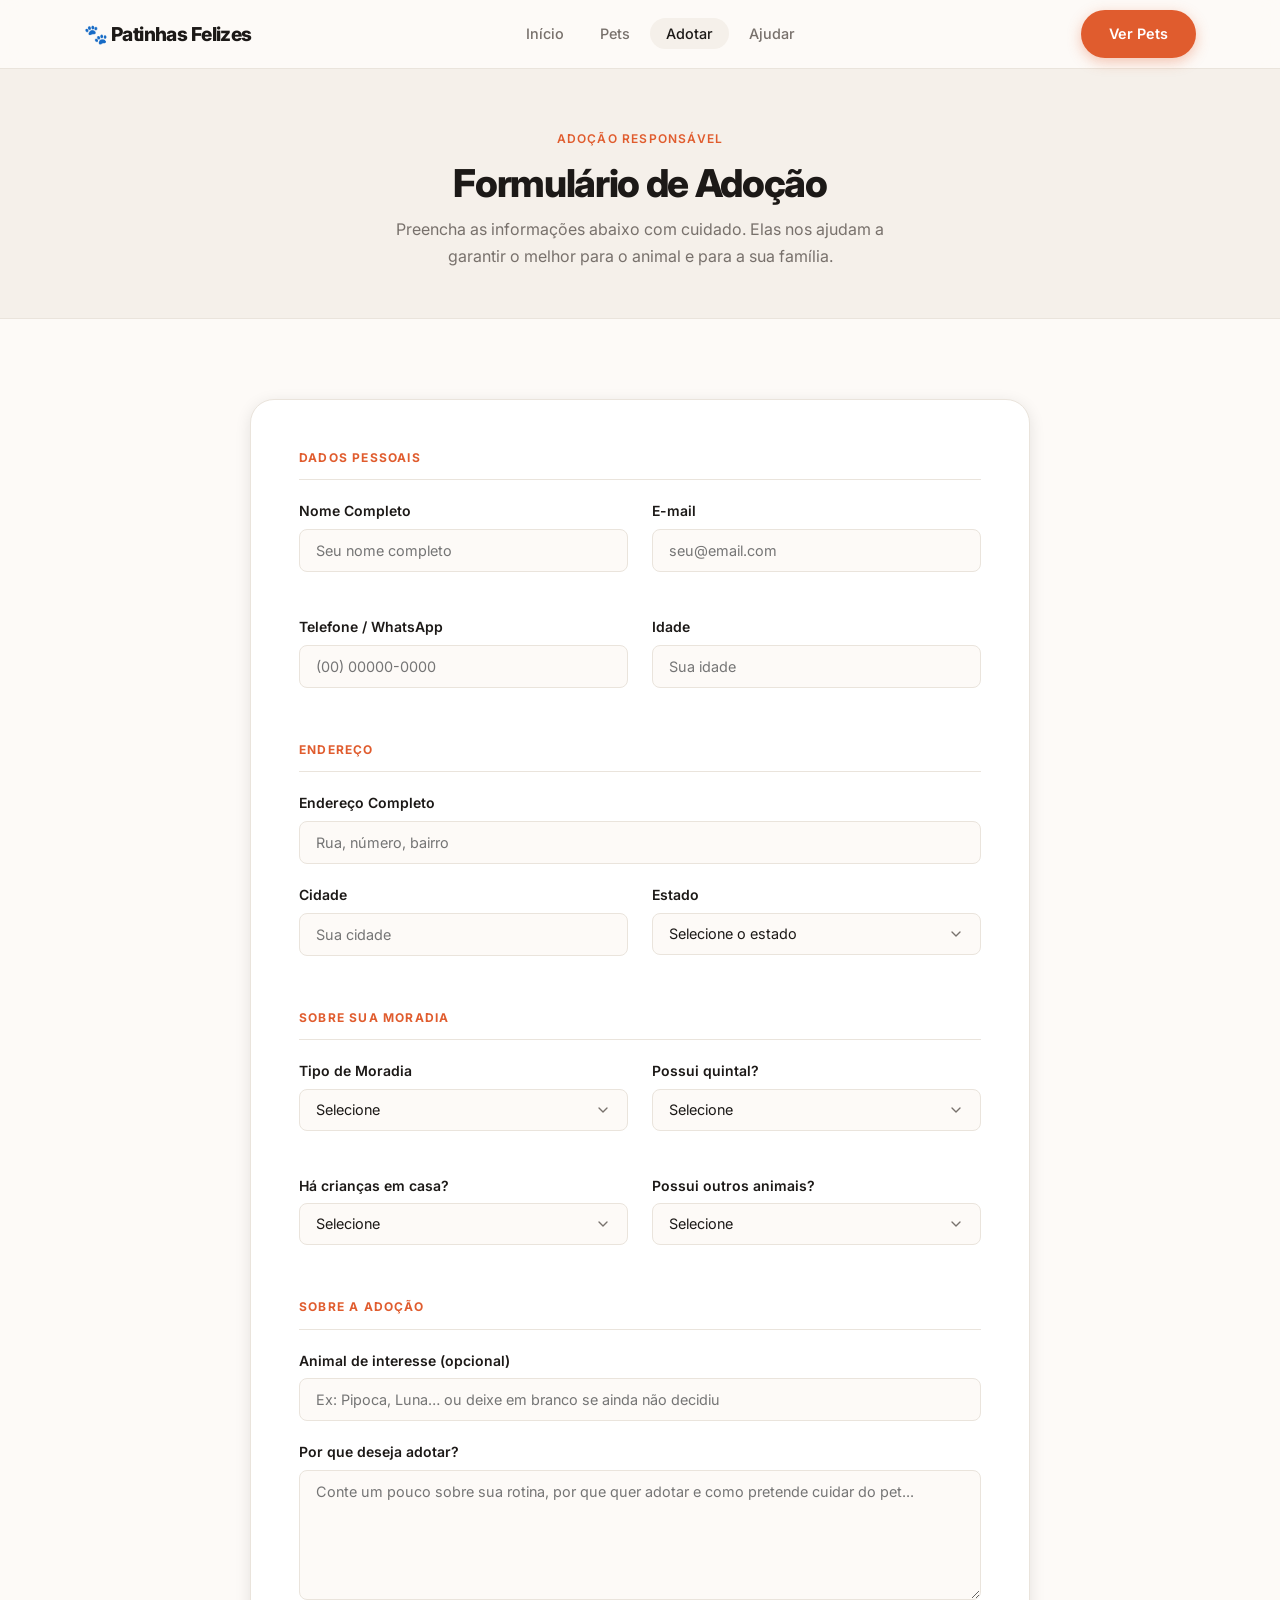
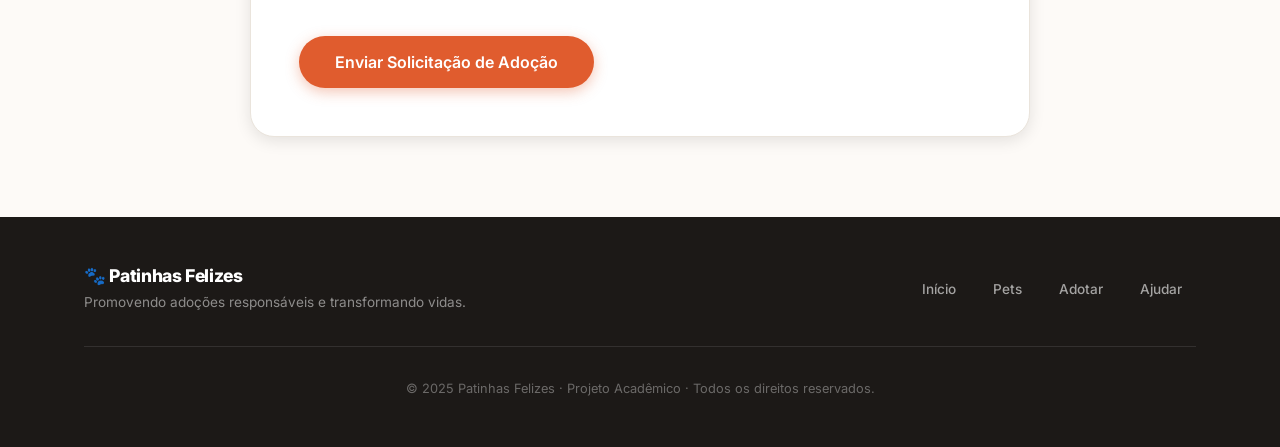
<file: patinhas-felizes/adotar.html>
<!DOCTYPE html>
<html lang="pt-BR">
<head>
    <meta charset="UTF-8">
    <meta name="viewport" content="width=device-width, initial-scale=1.0">
    <title>Formulário de Adoção | Patinhas Felizes</title>
    <meta name="description" content="Preencha o formulário de adoção responsável da Patinhas Felizes e dê um lar a um animal resgatado.">
    <link rel="stylesheet" href="style.css">
    <link rel="preconnect" href="https://fonts.googleapis.com">
    <link rel="preconnect" href="https://fonts.gstatic.com" crossorigin>
    <link href="https://fonts.googleapis.com/css2?family=Inter:wght@300;400;500;600;700;800&display=swap" rel="stylesheet">
</head>
<body>

<!-- ── HEADER ───────────────────────────────────────────── -->
<header>
    <div class="container navbar">

        <a href="index.html" class="logo">
            🐾 Patinhas Felizes
        </a>

        <nav aria-label="Menu principal">
            <ul class="menu">
                <li><a href="index.html">Início</a></li>
                <li><a href="galeria.html">Pets</a></li>
                <li><a href="adotar.html" class="active">Adotar</a></li>
                <li><a href="ajudar.html">Ajudar</a></li>
            </ul>
        </nav>

        <a href="galeria.html" class="btn btn-primary nav-cta">
            Ver Pets
        </a>

    </div>
</header>

<main>

    <!-- ── PAGE HERO ─────────────────────────────────────── -->
    <section class="page-hero">
        <div class="container">
            <span class="eyebrow">Adoção responsável</span>
            <h1>Formulário de Adoção</h1>
            <p>
                Preencha as informações abaixo com cuidado. Elas nos ajudam a
                garantir o melhor para o animal e para a sua família.
            </p>
        </div>
    </section>

    <!-- ── FORMULÁRIO ────────────────────────────────────── -->
    <section class="section">
        <div class="container">

            <div class="form-wrapper">

                <form action="#" method="post" novalidate>

                    <!-- Dados pessoais -->
                    <p class="form-section-title">Dados Pessoais</p>

                    <div class="grid grid-2">

                        <div class="form-group">
                            <label for="nome">Nome Completo</label>
                            <input type="text" id="nome" name="nome" placeholder="Seu nome completo" required>
                        </div>

                        <div class="form-group">
                            <label for="email">E-mail</label>
                            <input type="email" id="email" name="email" placeholder="seu@email.com" required>
                        </div>

                        <div class="form-group">
                            <label for="telefone">Telefone / WhatsApp</label>
                            <input type="tel" id="telefone" name="telefone" placeholder="(00) 00000-0000" required>
                        </div>

                        <div class="form-group">
                            <label for="idade">Idade</label>
                            <input type="number" id="idade" name="idade" placeholder="Sua idade" min="18" max="100" required>
                        </div>

                    </div>

                    <!-- Endereço -->
                    <p class="form-section-title">Endereço</p>

                    <div class="form-group">
                        <label for="endereco">Endereço Completo</label>
                        <input type="text" id="endereco" name="endereco" placeholder="Rua, número, bairro" required>
                    </div>

                    <div class="grid grid-2">

                        <div class="form-group">
                            <label for="cidade">Cidade</label>
                            <input type="text" id="cidade" name="cidade" placeholder="Sua cidade" required>
                        </div>

                        <div class="form-group">
                            <label for="estado">Estado</label>
                            <select id="estado" name="estado" required>
                                <option value="" disabled selected>Selecione o estado</option>
                                <option value="AC">Acre</option>
                                <option value="AL">Alagoas</option>
                                <option value="AP">Amapá</option>
                                <option value="AM">Amazonas</option>
                                <option value="BA">Bahia</option>
                                <option value="CE">Ceará</option>
                                <option value="DF">Distrito Federal</option>
                                <option value="ES">Espírito Santo</option>
                                <option value="GO">Goiás</option>
                                <option value="MA">Maranhão</option>
                                <option value="MT">Mato Grosso</option>
                                <option value="MS">Mato Grosso do Sul</option>
                                <option value="MG">Minas Gerais</option>
                                <option value="PA">Pará</option>
                                <option value="PB">Paraíba</option>
                                <option value="PR">Paraná</option>
                                <option value="PE">Pernambuco</option>
                                <option value="PI">Piauí</option>
                                <option value="RJ">Rio de Janeiro</option>
                                <option value="RN">Rio Grande do Norte</option>
                                <option value="RS">Rio Grande do Sul</option>
                                <option value="RO">Rondônia</option>
                                <option value="RR">Roraima</option>
                                <option value="SC">Santa Catarina</option>
                                <option value="SP">São Paulo</option>
                                <option value="SE">Sergipe</option>
                                <option value="TO">Tocantins</option>
                            </select>
                        </div>

                    </div>

                    <!-- Moradia -->
                    <p class="form-section-title">Sobre sua Moradia</p>

                    <div class="grid grid-2">

                        <div class="form-group">
                            <label for="moradia">Tipo de Moradia</label>
                            <select id="moradia" name="moradia" required>
                                <option value="" disabled selected>Selecione</option>
                                <option value="casa">Casa</option>
                                <option value="apartamento">Apartamento</option>
                                <option value="sitio">Sítio</option>
                                <option value="chacara">Chácara</option>
                            </select>
                        </div>

                        <div class="form-group">
                            <label for="quintal">Possui quintal?</label>
                            <select id="quintal" name="quintal" required>
                                <option value="" disabled selected>Selecione</option>
                                <option value="sim-cercado">Sim, cercado</option>
                                <option value="sim-parcial">Sim, parcialmente cercado</option>
                                <option value="nao">Não</option>
                            </select>
                        </div>

                        <div class="form-group">
                            <label for="criancas">Há crianças em casa?</label>
                            <select id="criancas" name="criancas" required>
                                <option value="" disabled selected>Selecione</option>
                                <option value="nao">Não</option>
                                <option value="sim-maiores">Sim, maiores de 8 anos</option>
                                <option value="sim-menores">Sim, menores de 8 anos</option>
                            </select>
                        </div>

                        <div class="form-group">
                            <label for="animais">Possui outros animais?</label>
                            <select id="animais" name="animais" required>
                                <option value="" disabled selected>Selecione</option>
                                <option value="nao">Não</option>
                                <option value="sim-caes">Sim, cães</option>
                                <option value="sim-gatos">Sim, gatos</option>
                                <option value="sim-ambos">Sim, cães e gatos</option>
                                <option value="sim-outros">Sim, outros animais</option>
                            </select>
                        </div>

                    </div>

                    <!-- Motivação -->
                    <p class="form-section-title">Sobre a Adoção</p>

                    <div class="form-group">
                        <label for="pet">Animal de interesse (opcional)</label>
                        <input type="text" id="pet" name="pet" placeholder="Ex: Pipoca, Luna… ou deixe em branco se ainda não decidiu">
                    </div>

                    <div class="form-group">
                        <label for="motivo">Por que deseja adotar?</label>
                        <textarea id="motivo" name="motivo" rows="5" placeholder="Conte um pouco sobre sua rotina, por que quer adotar e como pretende cuidar do pet..." required></textarea>
                    </div>

                    <div class="form-submit">
                        <button type="submit" class="btn btn-primary btn-large">
                            Enviar Solicitação de Adoção
                        </button>
                    </div>

                </form>

            </div>

        </div>
    </section>

</main>

<!-- ── FOOTER ───────────────────────────────────────────── -->
<footer>
    <div class="container">

        <div class="footer-content">

            <div class="footer-brand">
                <h3>🐾 Patinhas Felizes</h3>
                <p>Promovendo adoções responsáveis e transformando vidas.</p>
            </div>

            <nav class="footer-links" aria-label="Links do rodapé">
                <a href="index.html">Início</a>
                <a href="galeria.html">Pets</a>
                <a href="adotar.html">Adotar</a>
                <a href="ajudar.html">Ajudar</a>
            </nav>

        </div>

        <p class="footer-copy">
            © 2025 Patinhas Felizes · Projeto Acadêmico · Todos os direitos reservados.
        </p>

    </div>
</footer>

</body>
</html>
</file>
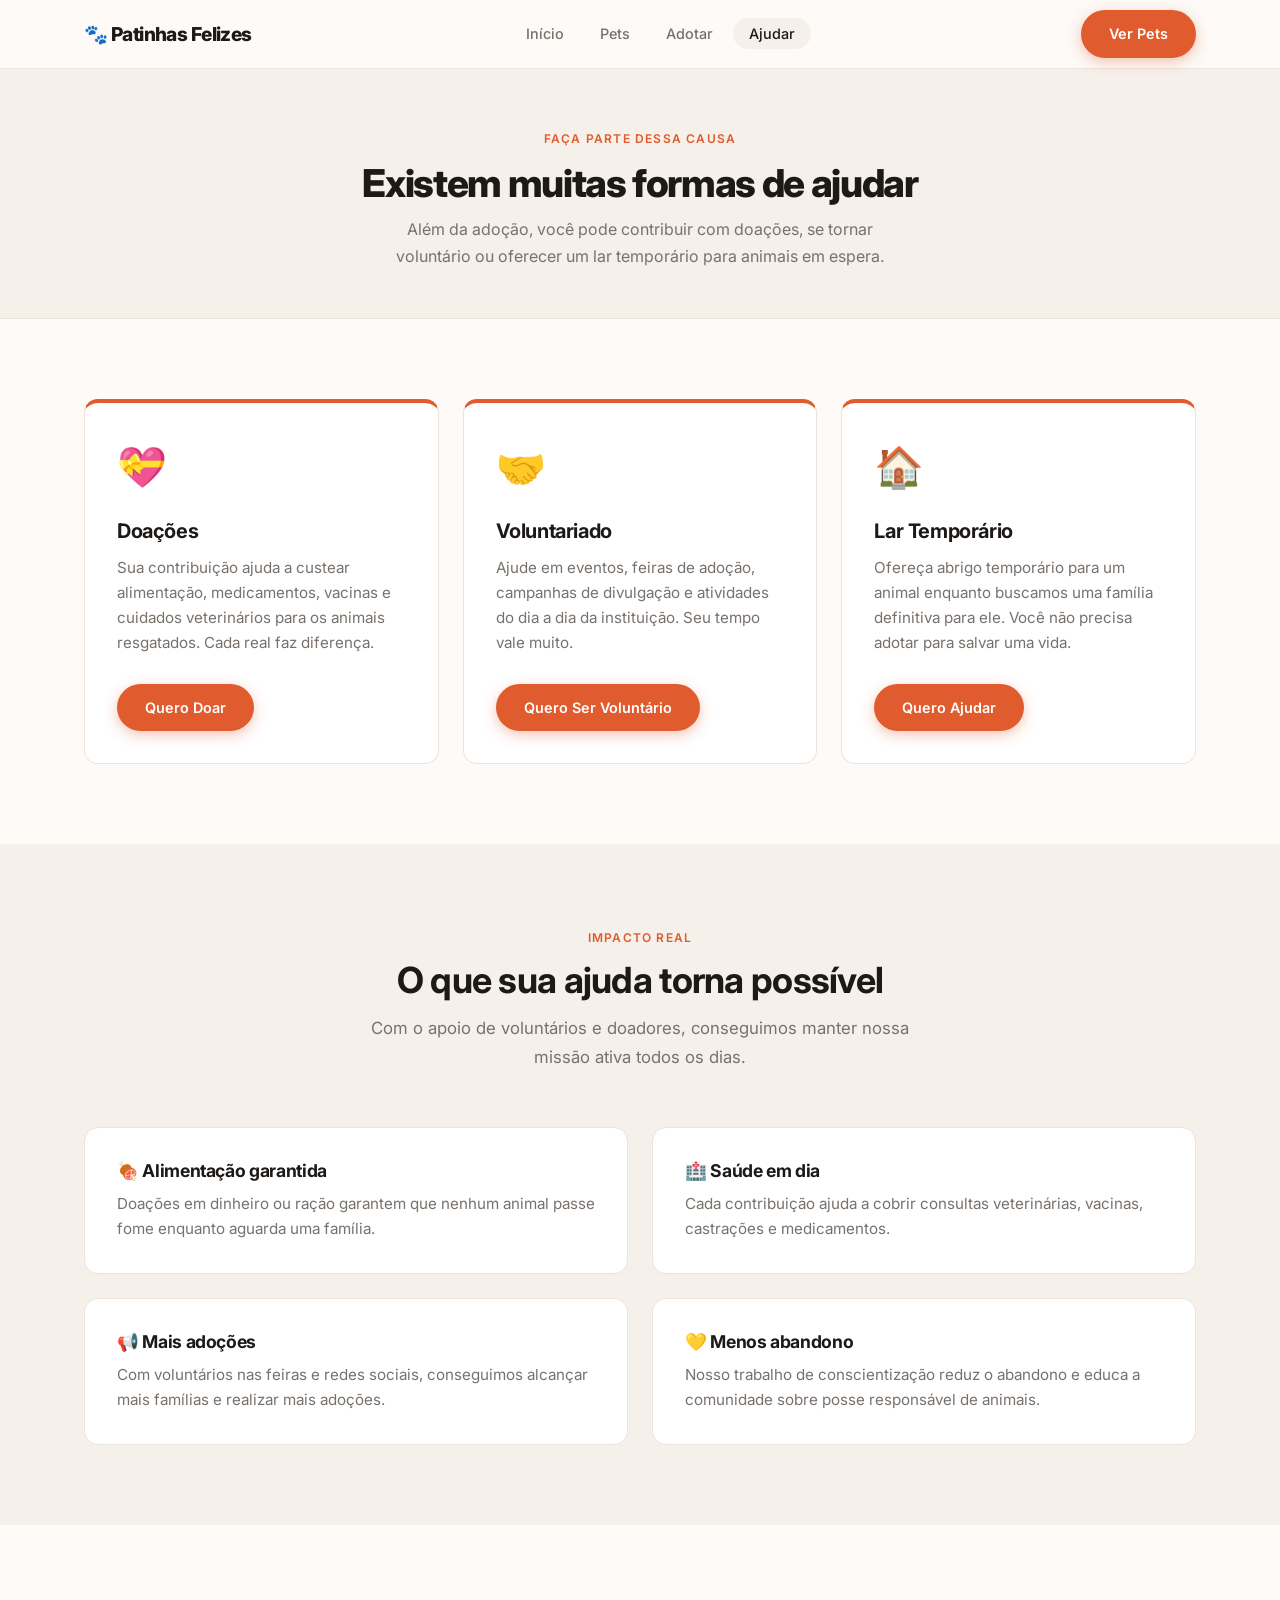
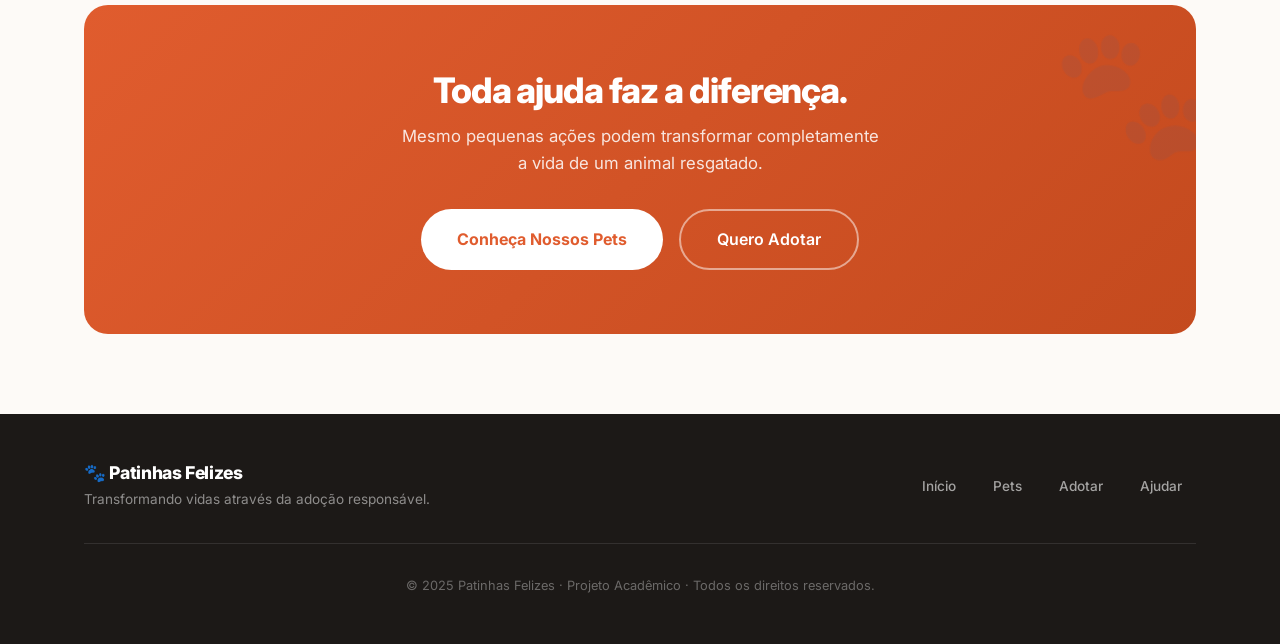
<file: patinhas-felizes/ajudar.html>
<!DOCTYPE html>
<html lang="pt-BR">
<head>
    <meta charset="UTF-8">
    <meta name="viewport" content="width=device-width, initial-scale=1.0">
    <title>Como Ajudar | Patinhas Felizes</title>
    <meta name="description" content="Descubra como você pode ajudar a Patinhas Felizes: doações, voluntariado e lar temporário para animais resgatados.">
    <link rel="stylesheet" href="style.css">
    <link rel="preconnect" href="https://fonts.googleapis.com">
    <link rel="preconnect" href="https://fonts.gstatic.com" crossorigin>
    <link href="https://fonts.googleapis.com/css2?family=Inter:wght@300;400;500;600;700;800&display=swap" rel="stylesheet">
</head>
<body>

<!-- ── HEADER ───────────────────────────────────────────── -->
<header>
    <div class="container navbar">

        <a href="index.html" class="logo">
            🐾 Patinhas Felizes
        </a>

        <nav aria-label="Menu principal">
            <ul class="menu">
                <li><a href="index.html">Início</a></li>
                <li><a href="galeria.html">Pets</a></li>
                <li><a href="adotar.html">Adotar</a></li>
                <li><a href="ajudar.html" class="active">Ajudar</a></li>
            </ul>
        </nav>

        <a href="galeria.html" class="btn btn-primary nav-cta">
            Ver Pets
        </a>

    </div>
</header>

<main>

    <!-- ── PAGE HERO ─────────────────────────────────────── -->
    <section class="page-hero">
        <div class="container">
            <span class="eyebrow">Faça parte dessa causa</span>
            <h1>Existem muitas formas de ajudar</h1>
            <p>
                Além da adoção, você pode contribuir com doações, se tornar
                voluntário ou oferecer um lar temporário para animais em espera.
            </p>
        </div>
    </section>

    <!-- ── CARDS DE AJUDA ────────────────────────────────── -->
    <section class="section">
        <div class="container">

            <div class="grid grid-3">

                <article class="card help-card">
                    <span class="card-icon">💝</span>
                    <h3>Doações</h3>
                    <p>
                        Sua contribuição ajuda a custear alimentação,
                        medicamentos, vacinas e cuidados veterinários
                        para os animais resgatados. Cada real faz diferença.
                    </p>
                    <a href="#" class="btn btn-primary">
                        Quero Doar
                    </a>
                </article>

                <article class="card help-card">
                    <span class="card-icon">🤝</span>
                    <h3>Voluntariado</h3>
                    <p>
                        Ajude em eventos, feiras de adoção, campanhas de
                        divulgação e atividades do dia a dia da instituição.
                        Seu tempo vale muito.
                    </p>
                    <a href="#" class="btn btn-primary">
                        Quero Ser Voluntário
                    </a>
                </article>

                <article class="card help-card">
                    <span class="card-icon">🏠</span>
                    <h3>Lar Temporário</h3>
                    <p>
                        Ofereça abrigo temporário para um animal enquanto
                        buscamos uma família definitiva para ele.
                        Você não precisa adotar para salvar uma vida.
                    </p>
                    <a href="#" class="btn btn-primary">
                        Quero Ajudar
                    </a>
                </article>

            </div>

        </div>
    </section>

    <!-- ── POR QUE AJUDAR ────────────────────────────────── -->
    <section class="section section--alt">
        <div class="container">

            <div class="section-header">
                <span class="eyebrow">Impacto real</span>
                <h2>O que sua ajuda torna possível</h2>
                <p>
                    Com o apoio de voluntários e doadores, conseguimos manter
                    nossa missão ativa todos os dias.
                </p>
            </div>

            <div class="grid grid-2">

                <div class="card">
                    <h3>🍖 Alimentação garantida</h3>
                    <p>
                        Doações em dinheiro ou ração garantem que nenhum animal
                        passe fome enquanto aguarda uma família.
                    </p>
                </div>

                <div class="card">
                    <h3>🏥 Saúde em dia</h3>
                    <p>
                        Cada contribuição ajuda a cobrir consultas veterinárias,
                        vacinas, castrações e medicamentos.
                    </p>
                </div>

                <div class="card">
                    <h3>📢 Mais adoções</h3>
                    <p>
                        Com voluntários nas feiras e redes sociais, conseguimos
                        alcançar mais famílias e realizar mais adoções.
                    </p>
                </div>

                <div class="card">
                    <h3>💛 Menos abandono</h3>
                    <p>
                        Nosso trabalho de conscientização reduz o abandono e
                        educa a comunidade sobre posse responsável de animais.
                    </p>
                </div>

            </div>

        </div>
    </section>

    <!-- ── CTA BANNER ────────────────────────────────────── -->
    <section class="section">
        <div class="container">
            <div class="cta-banner">
                <h2>Toda ajuda faz a diferença.</h2>
                <p>
                    Mesmo pequenas ações podem transformar completamente
                    a vida de um animal resgatado.
                </p>
                <div class="cta-banner-buttons">
                    <a href="galeria.html" class="btn btn-white btn-large">
                        Conheça Nossos Pets
                    </a>
                    <a href="adotar.html" class="btn btn-outline btn-large">
                        Quero Adotar
                    </a>
                </div>
            </div>
        </div>
    </section>

</main>

<!-- ── FOOTER ───────────────────────────────────────────── -->
<footer>
    <div class="container">

        <div class="footer-content">

            <div class="footer-brand">
                <h3>🐾 Patinhas Felizes</h3>
                <p>Transformando vidas através da adoção responsável.</p>
            </div>

            <nav class="footer-links" aria-label="Links do rodapé">
                <a href="index.html">Início</a>
                <a href="galeria.html">Pets</a>
                <a href="adotar.html">Adotar</a>
                <a href="ajudar.html">Ajudar</a>
            </nav>

        </div>

        <p class="footer-copy">
            © 2025 Patinhas Felizes · Projeto Acadêmico · Todos os direitos reservados.
        </p>

    </div>
</footer>

</body>
</html>
</file>
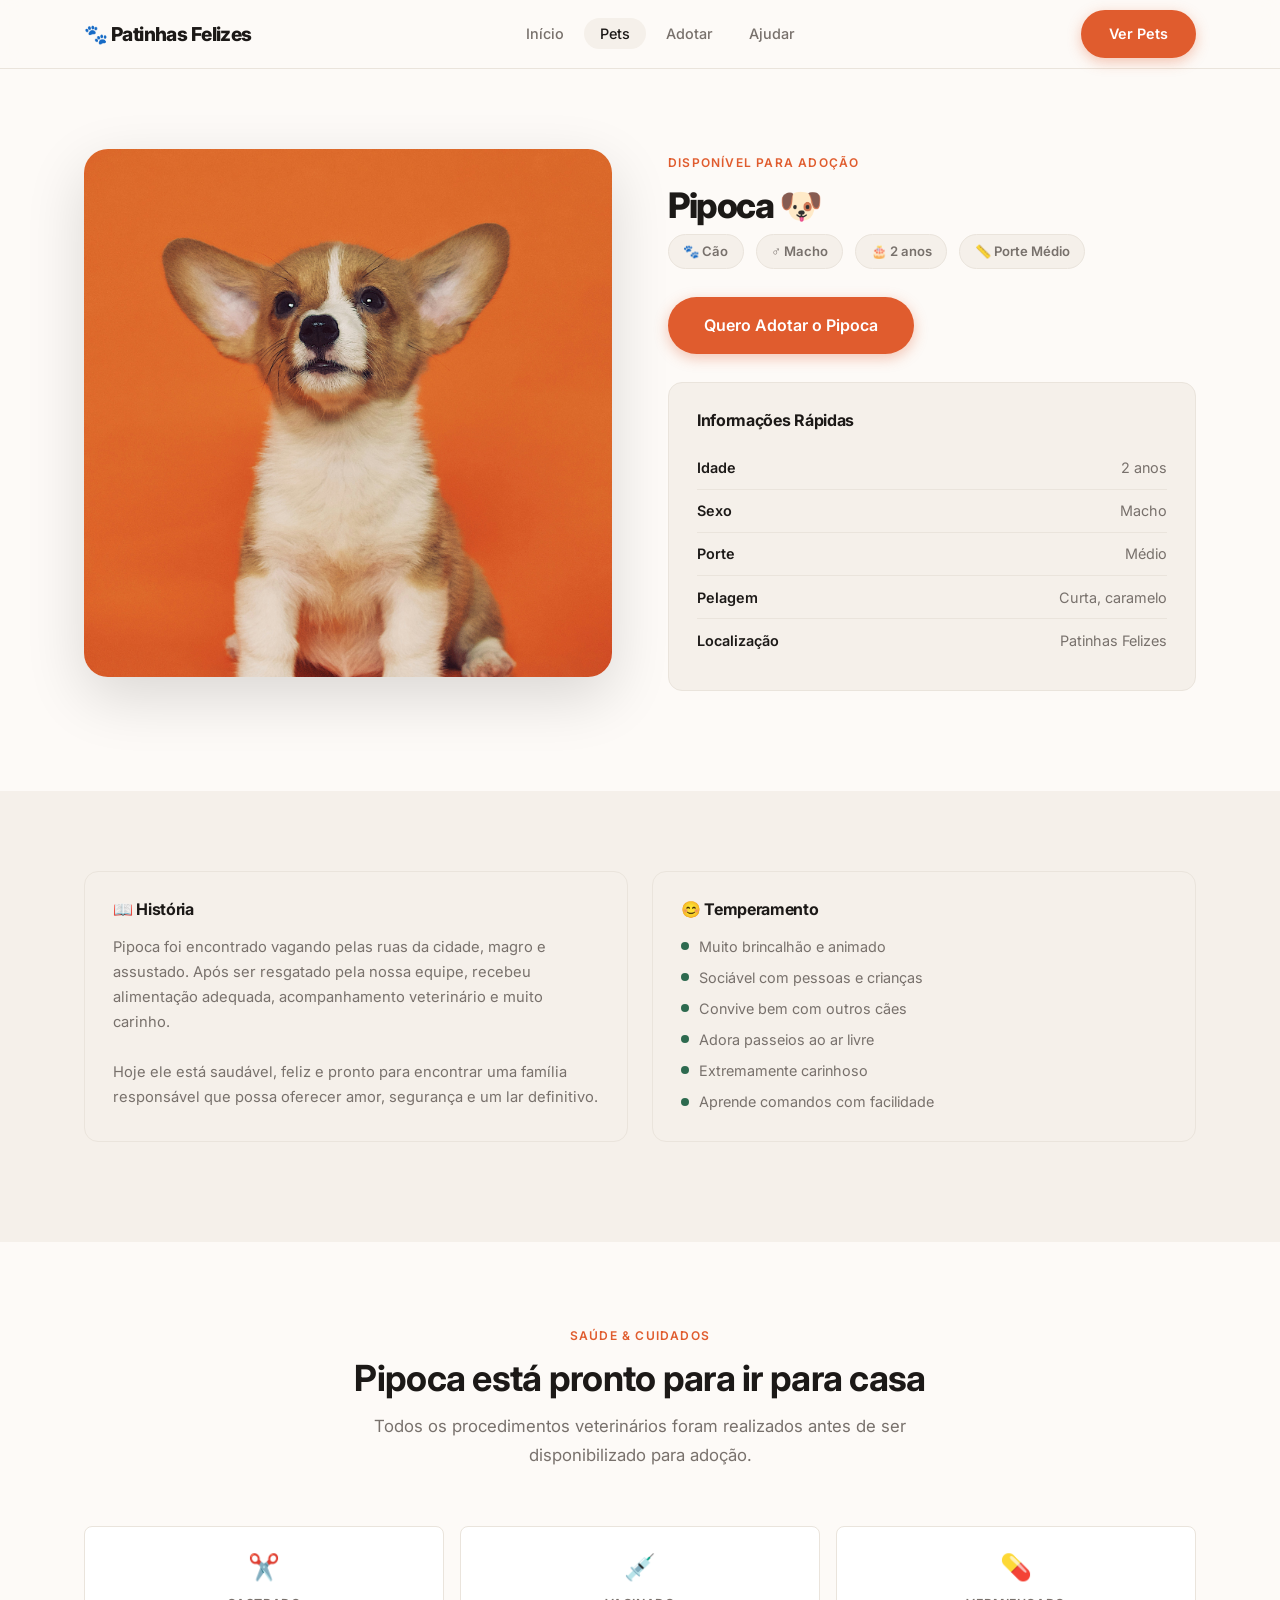
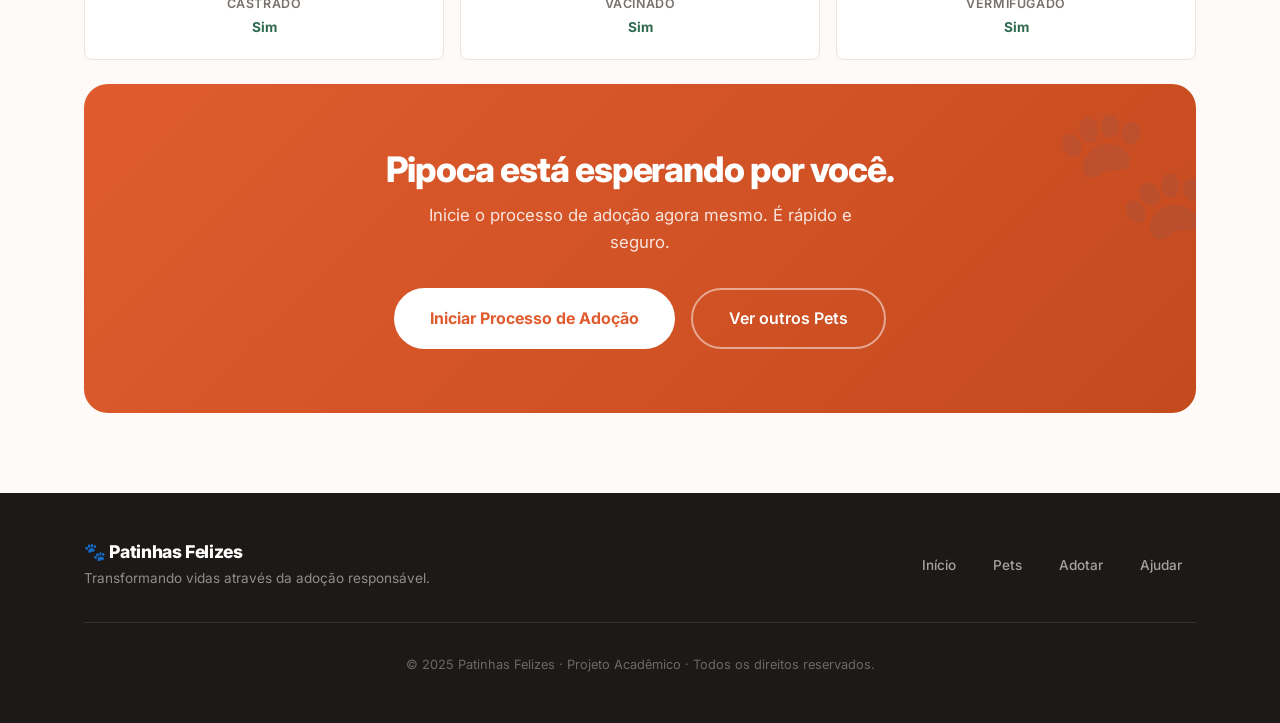
<file: patinhas-felizes/pet.html>
<!DOCTYPE html>
<html lang="pt-BR">
<head>
    <meta charset="UTF-8">
    <meta name="viewport" content="width=device-width, initial-scale=1.0">
    <title>Pipoca | Patinhas Felizes</title>
    <meta name="description" content="Conheça o Pipoca, cão de porte médio disponível para adoção na Patinhas Felizes.">
    <link rel="stylesheet" href="style.css">
    <link rel="preconnect" href="https://fonts.googleapis.com">
    <link rel="preconnect" href="https://fonts.gstatic.com" crossorigin>
    <link href="https://fonts.googleapis.com/css2?family=Inter:wght@300;400;500;600;700;800&display=swap" rel="stylesheet">
</head>
<body>

<!-- ── HEADER ───────────────────────────────────────────── -->
<header>
    <div class="container navbar">

        <a href="index.html" class="logo">
            🐾 Patinhas Felizes
        </a>

        <nav aria-label="Menu principal">
            <ul class="menu">
                <li><a href="index.html">Início</a></li>
                <li><a href="galeria.html" class="active">Pets</a></li>
                <li><a href="adotar.html">Adotar</a></li>
                <li><a href="ajudar.html">Ajudar</a></li>
            </ul>
        </nav>

        <a href="galeria.html" class="btn btn-primary nav-cta">
            Ver Pets
        </a>

    </div>
</header>

<main>

    <!-- ── PERFIL DO PET ──────────────────────────────────── -->
    <section class="section">
        <div class="container">

            <div class="pet-profile">

                <!-- Foto -->
                <div class="pet-profile__photo">
                    <img src="img/pipoca.jpg" alt="Foto do Pipoca">
                </div>

                <!-- Informações -->
                <div class="pet-profile__info">

                    <span class="eyebrow">Disponível para adoção</span>

                    <h1>Pipoca 🐶</h1>

                    <div class="pet-profile__meta">
                        <span class="meta-pill">🐾 Cão</span>
                        <span class="meta-pill">♂ Macho</span>
                        <span class="meta-pill">🎂 2 anos</span>
                        <span class="meta-pill">📏 Porte Médio</span>
                    </div>

                    <a href="adotar.html" class="btn btn-primary btn-large">
                        Quero Adotar o Pipoca
                    </a>

                    <!-- Informações rápidas -->
                    <div class="info-box" style="margin-top: 1.75rem;">
                        <h3>Informações Rápidas</h3>
                        <div class="info-row">
                            <strong>Idade</strong>
                            <span>2 anos</span>
                        </div>
                        <div class="info-row">
                            <strong>Sexo</strong>
                            <span>Macho</span>
                        </div>
                        <div class="info-row">
                            <strong>Porte</strong>
                            <span>Médio</span>
                        </div>
                        <div class="info-row">
                            <strong>Pelagem</strong>
                            <span>Curta, caramelo</span>
                        </div>
                        <div class="info-row">
                            <strong>Localização</strong>
                            <span>Patinhas Felizes</span>
                        </div>
                    </div>

                </div>

            </div>

        </div>
    </section>

    <!-- ── HISTÓRIA E TEMPERAMENTO ──────────────────────── -->
    <section class="section section--alt">
        <div class="container">

            <div class="grid grid-2">

                <div class="info-box">
                    <h3>📖 História</h3>
                    <p>
                        Pipoca foi encontrado vagando pelas ruas da cidade, magro
                        e assustado. Após ser resgatado pela nossa equipe, recebeu
                        alimentação adequada, acompanhamento veterinário e muito carinho.
                    </p>
                    <br>
                    <p>
                        Hoje ele está saudável, feliz e pronto para encontrar uma
                        família responsável que possa oferecer amor, segurança e
                        um lar definitivo.
                    </p>
                </div>

                <div class="info-box">
                    <h3>😊 Temperamento</h3>
                    <div class="trait-list">
                        <div class="trait-item">Muito brincalhão e animado</div>
                        <div class="trait-item">Sociável com pessoas e crianças</div>
                        <div class="trait-item">Convive bem com outros cães</div>
                        <div class="trait-item">Adora passeios ao ar livre</div>
                        <div class="trait-item">Extremamente carinhoso</div>
                        <div class="trait-item">Aprende comandos com facilidade</div>
                    </div>
                </div>

            </div>

        </div>
    </section>

    <!-- ── SAÚDE ──────────────────────────────────────────── -->
    <section class="section">
        <div class="container">

            <div class="section-header">
                <span class="eyebrow">Saúde &amp; Cuidados</span>
                <h2>Pipoca está pronto para ir para casa</h2>
                <p>
                    Todos os procedimentos veterinários foram realizados
                    antes de ser disponibilizado para adoção.
                </p>
            </div>

            <div class="health-grid">

                <div class="health-item">
                    <div class="icon">✂️</div>
                    <div class="health-label">Castrado</div>
                    <div class="health-status">Sim</div>
                </div>

                <div class="health-item">
                    <div class="icon">💉</div>
                    <div class="health-label">Vacinado</div>
                    <div class="health-status">Sim</div>
                </div>

                <div class="health-item">
                    <div class="icon">💊</div>
                    <div class="health-label">Vermifugado</div>
                    <div class="health-status">Sim</div>
                </div>

            </div>

            <div class="cta-banner">
                <h2>Pipoca está esperando por você.</h2>
                <p>
                    Inicie o processo de adoção agora mesmo. É rápido e seguro.
                </p>
                <div class="cta-banner-buttons">
                    <a href="adotar.html" class="btn btn-white btn-large">
                        Iniciar Processo de Adoção
                    </a>
                    <a href="galeria.html" class="btn btn-outline btn-large">
                        Ver outros Pets
                    </a>
                </div>
            </div>

        </div>
    </section>

</main>

<!-- ── FOOTER ───────────────────────────────────────────── -->
<footer>
    <div class="container">

        <div class="footer-content">

            <div class="footer-brand">
                <h3>🐾 Patinhas Felizes</h3>
                <p>Transformando vidas através da adoção responsável.</p>
            </div>

            <nav class="footer-links" aria-label="Links do rodapé">
                <a href="index.html">Início</a>
                <a href="galeria.html">Pets</a>
                <a href="adotar.html">Adotar</a>
                <a href="ajudar.html">Ajudar</a>
            </nav>

        </div>

        <p class="footer-copy">
            © 2025 Patinhas Felizes · Projeto Acadêmico · Todos os direitos reservados.
        </p>

    </div>
</footer>

</body>
</html>
</file>
<file: patinhas-felizes/style.css>
/* ============================================================
   PATINHAS FELIZES — style.css
   Paleta: Terracota calorosa + Creme + Grafite
   Fonte: Inter (Google Fonts)
   Autor: Projeto Acadêmico
   ============================================================ */

/* ── RESET & BASE ─────────────────────────────────────────── */

*, *::before, *::after {
    box-sizing: border-box;
    margin: 0;
    padding: 0;
}

:root {
    /* Paleta principal */
    --primary:       #E05C2E;   /* Terracota vibrante */
    --primary-dark:  #C44A1E;
    --primary-light: #F4815A;

    /* Neutros */
    --bg:            #FDFAF7;   /* Creme quente */
    --bg-section:    #F5F0EA;
    --surface:       #FFFFFF;
    --border:        #EAE4DC;

    /* Texto */
    --text-main:     #1C1917;
    --text-muted:    #78716C;
    --text-light:    #A8A29E;

    /* Destaque / Accent */
    --accent:        #2D6A4F;   /* Verde floresta */
    --accent-light:  #40916C;

    /* Sombras */
    --shadow-sm:  0 1px 3px rgba(0,0,0,.08);
    --shadow-md:  0 4px 16px rgba(0,0,0,.10);
    --shadow-lg:  0 8px 32px rgba(0,0,0,.12);
    --shadow-xl:  0 20px 60px rgba(0,0,0,.14);

    /* Espaçamento */
    --gap:    1.5rem;
    --radius: 14px;
    --radius-sm: 8px;
    --radius-lg: 24px;

    /* Tipografia */
    --font: 'Inter', sans-serif;
}

html {
    font-size: 16px;
    scroll-behavior: smooth;
}

body {
    font-family: var(--font);
    background-color: var(--bg);
    color: var(--text-main);
    line-height: 1.6;
    -webkit-font-smoothing: antialiased;
}

img {
    max-width: 100%;
    display: block;
}

a {
    text-decoration: none;
    color: inherit;
}

ul {
    list-style: none;
}

/* ── UTILIDADES ───────────────────────────────────────────── */

.container {
    width: 100%;
    max-width: 1160px;
    margin: 0 auto;
    padding: 0 1.5rem;
}

.section {
    padding: 5rem 0;
}

.section--alt {
    background-color: var(--bg-section);
}

.section-header {
    text-align: center;
    max-width: 580px;
    margin: 0 auto 3.5rem;
}

.section-header h2 {
    font-size: clamp(1.6rem, 3vw, 2.25rem);
    font-weight: 700;
    color: var(--text-main);
    margin-bottom: 0.75rem;
    letter-spacing: -0.02em;
}

.section-header p {
    font-size: 1.05rem;
    color: var(--text-muted);
    line-height: 1.7;
}

.eyebrow {
    display: inline-block;
    font-size: 0.75rem;
    font-weight: 600;
    letter-spacing: 0.1em;
    text-transform: uppercase;
    color: var(--primary);
    margin-bottom: 0.75rem;
}

/* ── TIPOGRAFIA ───────────────────────────────────────────── */

h1, h2, h3, h4 {
    font-family: var(--font);
    line-height: 1.2;
    letter-spacing: -0.02em;
}

/* ── GRIDS ────────────────────────────────────────────────── */

.grid {
    display: grid;
    gap: var(--gap);
}

.grid-2 { grid-template-columns: repeat(2, 1fr); }
.grid-3 { grid-template-columns: repeat(3, 1fr); }
.grid-4 { grid-template-columns: repeat(4, 1fr); }

/* ── BOTÕES ───────────────────────────────────────────────── */

.btn {
    display: inline-flex;
    align-items: center;
    justify-content: center;
    gap: 0.5rem;
    padding: 0.75rem 1.75rem;
    border-radius: 50px;
    font-family: var(--font);
    font-size: 0.9rem;
    font-weight: 600;
    cursor: pointer;
    border: none;
    transition: all 0.25s ease;
    white-space: nowrap;
}

.btn-primary {
    background-color: var(--primary);
    color: #fff;
    box-shadow: 0 4px 14px rgba(224, 92, 46, 0.35);
}

.btn-primary:hover {
    background-color: var(--primary-dark);
    transform: translateY(-2px);
    box-shadow: 0 6px 20px rgba(224, 92, 46, 0.45);
}

.btn-outline {
    background-color: transparent;
    color: var(--text-main);
    border: 2px solid var(--border);
}

.btn-outline:hover {
    border-color: var(--primary);
    color: var(--primary);
    transform: translateY(-2px);
}

.btn-accent {
    background-color: var(--accent);
    color: #fff;
    box-shadow: 0 4px 14px rgba(45, 106, 79, 0.3);
}

.btn-accent:hover {
    background-color: #245e43;
    transform: translateY(-2px);
    box-shadow: 0 6px 20px rgba(45, 106, 79, 0.4);
}

.btn-large {
    padding: 1rem 2.25rem;
    font-size: 1rem;
}

/* ── CARDS ────────────────────────────────────────────────── */

.card {
    background-color: var(--surface);
    border: 1px solid var(--border);
    border-radius: var(--radius);
    padding: 2rem;
    transition: transform 0.25s ease, box-shadow 0.25s ease;
}

.card:hover {
    transform: translateY(-4px);
    box-shadow: var(--shadow-lg);
}

.card h3 {
    font-size: 1.1rem;
    font-weight: 700;
    margin-bottom: 0.6rem;
    color: var(--text-main);
}

.card p {
    font-size: 0.95rem;
    color: var(--text-muted);
    line-height: 1.65;
}

/* ── BADGE / PILL ─────────────────────────────────────────── */

.badge {
    display: inline-flex;
    align-items: center;
    gap: 0.4rem;
    background-color: rgba(224, 92, 46, 0.1);
    color: var(--primary);
    border: 1px solid rgba(224, 92, 46, 0.2);
    padding: 0.35rem 1rem;
    border-radius: 50px;
    font-size: 0.8rem;
    font-weight: 600;
    margin-bottom: 1.25rem;
}

/* ── HEADER / NAV ─────────────────────────────────────────── */

header {
    position: sticky;
    top: 0;
    z-index: 100;
    background-color: rgba(253, 250, 247, 0.9);
    backdrop-filter: blur(12px);
    -webkit-backdrop-filter: blur(12px);
    border-bottom: 1px solid var(--border);
}

.navbar {
    display: flex;
    align-items: center;
    justify-content: space-between;
    height: 68px;
}

.logo {
    font-size: 1.2rem;
    font-weight: 800;
    color: var(--text-main);
    letter-spacing: -0.03em;
    display: flex;
    align-items: center;
    gap: 0.4rem;
    transition: color 0.2s;
}

.logo:hover {
    color: var(--primary);
}

.menu {
    display: flex;
    align-items: center;
    gap: 0.25rem;
}

.menu li a {
    padding: 0.45rem 1rem;
    font-size: 0.9rem;
    font-weight: 500;
    color: var(--text-muted);
    border-radius: 50px;
    transition: all 0.2s ease;
}

.menu li a:hover,
.menu li a.active {
    color: var(--text-main);
    background-color: var(--bg-section);
}

.nav-cta {
    margin-left: 0.75rem;
}

/* ── HERO ─────────────────────────────────────────────────── */

.hero {
    padding: 5rem 0 4rem;
    overflow: hidden;
}

.hero-content {
    display: grid;
    grid-template-columns: 1fr 1fr;
    gap: 4rem;
    align-items: center;
}

.hero-text h1 {
    font-size: clamp(2rem, 4.5vw, 3.2rem);
    font-weight: 800;
    color: var(--text-main);
    line-height: 1.1;
    margin-bottom: 1.25rem;
    letter-spacing: -0.035em;
}

.hero-text h1 span {
    color: var(--primary);
}

.hero-text p {
    font-size: 1.1rem;
    color: var(--text-muted);
    line-height: 1.75;
    margin-bottom: 2rem;
    max-width: 460px;
}

.hero-buttons {
    display: flex;
    align-items: center;
    gap: 1rem;
    flex-wrap: wrap;
}

.hero-image {
    position: relative;
}

.hero-image img {
    width: 100%;
    aspect-ratio: 4/3;
    object-fit: cover;
    border-radius: var(--radius-lg);
    box-shadow: var(--shadow-xl);
}

/* Decoração da imagem hero */
.hero-image::before {
    content: '';
    position: absolute;
    inset: -12px;
    border: 2px solid rgba(224, 92, 46, 0.2);
    border-radius: calc(var(--radius-lg) + 12px);
    z-index: -1;
}

/* ── ESTATÍSTICAS ─────────────────────────────────────────── */

.stat-card {
    text-align: center;
    padding: 2rem 1.5rem;
    background-color: var(--surface);
    border: 1px solid var(--border);
    border-radius: var(--radius);
    transition: transform 0.25s ease, box-shadow 0.25s ease;
}

.stat-card:hover {
    transform: translateY(-4px);
    box-shadow: var(--shadow-md);
}

.stat-card .number {
    font-size: 2.5rem;
    font-weight: 800;
    color: var(--primary);
    letter-spacing: -0.04em;
    line-height: 1;
    margin-bottom: 0.4rem;
}

.stat-card .label {
    font-size: 0.875rem;
    color: var(--text-muted);
    font-weight: 500;
}

/* ── CARDS DE PETS ────────────────────────────────────────── */

.pet-card {
    padding: 0;
    overflow: hidden;
    border-radius: var(--radius);
    display: flex;
    flex-direction: column;
}

.pet-card:hover {
    transform: translateY(-6px);
    box-shadow: var(--shadow-lg);
}

.pet-card__image {
    position: relative;
    overflow: hidden;
}

.pet-card__image img {
    width: 100%;
    height: 240px;
    object-fit: cover;
    transition: transform 0.4s ease;
}

.pet-card:hover .pet-card__image img {
    transform: scale(1.05);
}

.pet-card__tag {
    position: absolute;
    top: 0.75rem;
    left: 0.75rem;
    background-color: var(--primary);
    color: #fff;
    font-size: 0.7rem;
    font-weight: 700;
    padding: 0.3rem 0.75rem;
    border-radius: 50px;
    text-transform: uppercase;
    letter-spacing: 0.05em;
}

.pet-card__body {
    padding: 1.5rem;
    display: flex;
    flex-direction: column;
    flex: 1;
    gap: 0.5rem;
}

.pet-card__name {
    font-size: 1.2rem;
    font-weight: 700;
    color: var(--text-main);
}

.pet-card__info {
    font-size: 0.85rem;
    color: var(--text-muted);
    font-weight: 500;
}

.pet-card__body .btn {
    margin-top: auto;
    padding-top: 1rem;
    align-self: flex-start;
}

/* ── PERFIL DO PET ────────────────────────────────────────── */

.pet-profile {
    display: grid;
    grid-template-columns: 1fr 1fr;
    gap: 3.5rem;
    align-items: start;
}

.pet-profile__photo {
    position: relative;
    border-radius: var(--radius-lg);
    overflow: hidden;
    box-shadow: var(--shadow-xl);
}

.pet-profile__photo img {
    width: 100%;
    aspect-ratio: 1 / 1;
    object-fit: cover;
}

.pet-profile__info h1 {
    font-size: 2.2rem;
    font-weight: 800;
    margin-bottom: 0.5rem;
    letter-spacing: -0.04em;
}

.pet-profile__meta {
    display: flex;
    gap: 0.75rem;
    flex-wrap: wrap;
    margin-bottom: 1.75rem;
}

.meta-pill {
    display: inline-flex;
    align-items: center;
    gap: 0.3rem;
    background-color: var(--bg-section);
    border: 1px solid var(--border);
    padding: 0.35rem 0.9rem;
    border-radius: 50px;
    font-size: 0.82rem;
    font-weight: 600;
    color: var(--text-muted);
}

.info-box {
    background-color: var(--bg-section);
    border: 1px solid var(--border);
    border-radius: var(--radius);
    padding: 1.75rem;
    margin-bottom: 1.25rem;
}

.info-box h3 {
    font-size: 1rem;
    font-weight: 700;
    margin-bottom: 1rem;
    color: var(--text-main);
}

.info-box p {
    font-size: 0.92rem;
    color: var(--text-muted);
    line-height: 1.7;
}

.info-row {
    display: flex;
    justify-content: space-between;
    align-items: center;
    padding: 0.6rem 0;
    border-bottom: 1px solid var(--border);
    font-size: 0.9rem;
}

.info-row:last-child {
    border-bottom: none;
}

.info-row strong {
    color: var(--text-main);
    font-weight: 600;
}

.info-row span {
    color: var(--text-muted);
}

/* Características do pet */
.trait-list {
    display: flex;
    flex-direction: column;
    gap: 0.5rem;
}

.trait-item {
    display: flex;
    align-items: center;
    gap: 0.6rem;
    font-size: 0.9rem;
    color: var(--text-muted);
}

.trait-item::before {
    content: '';
    width: 8px;
    height: 8px;
    border-radius: 50%;
    background-color: var(--accent);
    flex-shrink: 0;
}

/* Saúde do pet */
.health-grid {
    display: grid;
    grid-template-columns: repeat(3, 1fr);
    gap: 1rem;
    margin-bottom: 1.5rem;
}

.health-item {
    text-align: center;
    background-color: var(--surface);
    border: 1px solid var(--border);
    border-radius: var(--radius-sm);
    padding: 1.25rem 0.75rem;
}

.health-item .icon {
    font-size: 1.6rem;
    margin-bottom: 0.4rem;
}

.health-item .health-label {
    font-size: 0.78rem;
    font-weight: 600;
    color: var(--text-muted);
    text-transform: uppercase;
    letter-spacing: 0.05em;
}

.health-item .health-status {
    font-size: 0.85rem;
    font-weight: 700;
    color: var(--accent);
    margin-top: 0.2rem;
}

/* ── FORMULÁRIO ───────────────────────────────────────────── */

.form-wrapper {
    max-width: 780px;
    margin: 0 auto;
    background-color: var(--surface);
    border: 1px solid var(--border);
    border-radius: var(--radius-lg);
    padding: 3rem;
    box-shadow: var(--shadow-md);
}

.form-section-title {
    font-size: 0.75rem;
    font-weight: 700;
    letter-spacing: 0.1em;
    text-transform: uppercase;
    color: var(--primary);
    border-bottom: 1px solid var(--border);
    padding-bottom: 0.75rem;
    margin: 2rem 0 1.25rem;
}

.form-section-title:first-of-type {
    margin-top: 0;
}

.form-group {
    display: flex;
    flex-direction: column;
    gap: 0.4rem;
    margin-bottom: 1.25rem;
}

.form-group label {
    font-size: 0.875rem;
    font-weight: 600;
    color: var(--text-main);
}

.form-group input,
.form-group select,
.form-group textarea {
    width: 100%;
    padding: 0.75rem 1rem;
    border: 1.5px solid var(--border);
    border-radius: var(--radius-sm);
    font-family: var(--font);
    font-size: 0.9rem;
    color: var(--text-main);
    background-color: var(--bg);
    transition: border-color 0.2s ease, box-shadow 0.2s ease;
    outline: none;
    appearance: none;
}

.form-group input:focus,
.form-group select:focus,
.form-group textarea:focus {
    border-color: var(--primary);
    box-shadow: 0 0 0 3px rgba(224, 92, 46, 0.12);
}

.form-group textarea {
    resize: vertical;
    min-height: 130px;
}

.form-group select {
    background-image: url("data:image/svg+xml,%3Csvg xmlns='http://www.w3.org/2000/svg' width='16' height='16' viewBox='0 0 24 24' fill='none' stroke='%2378716C' stroke-width='2' stroke-linecap='round' stroke-linejoin='round'%3E%3Cpolyline points='6 9 12 15 18 9'%3E%3C/polyline%3E%3C/svg%3E");
    background-repeat: no-repeat;
    background-position: right 1rem center;
    padding-right: 2.5rem;
    cursor: pointer;
}

.form-submit {
    padding-top: 1rem;
}

/* ── PÁGINA AJUDAR ────────────────────────────────────────── */

.help-card {
    border-top: 4px solid var(--primary);
}

.help-card .card-icon {
    font-size: 2.5rem;
    margin-bottom: 1.25rem;
    display: block;
}

.help-card h3 {
    font-size: 1.25rem;
    font-weight: 700;
    margin-bottom: 0.75rem;
}

.help-card p {
    margin-bottom: 1.75rem;
}

/* ── BANNER CTA (notice) ──────────────────────────────────── */

.cta-banner {
    background: linear-gradient(135deg, var(--primary) 0%, var(--primary-dark) 100%);
    border-radius: var(--radius-lg);
    padding: 4rem 3rem;
    text-align: center;
    color: #fff;
    position: relative;
    overflow: hidden;
}

.cta-banner::before {
    content: '🐾';
    position: absolute;
    font-size: 8rem;
    opacity: 0.07;
    top: -1rem;
    right: -1rem;
    pointer-events: none;
}

.cta-banner h2 {
    font-size: clamp(1.6rem, 3vw, 2.2rem);
    font-weight: 800;
    margin-bottom: 0.75rem;
    letter-spacing: -0.03em;
}

.cta-banner p {
    font-size: 1.05rem;
    opacity: 0.85;
    margin-bottom: 2rem;
    max-width: 480px;
    margin-left: auto;
    margin-right: auto;
}

.cta-banner .btn-outline {
    border-color: rgba(255,255,255,0.5);
    color: #fff;
}

.cta-banner .btn-outline:hover {
    border-color: #fff;
    background-color: rgba(255,255,255,0.1);
    color: #fff;
    transform: translateY(-2px);
}

.cta-banner-buttons {
    display: flex;
    gap: 1rem;
    justify-content: center;
    flex-wrap: wrap;
}

.btn-white {
    background-color: #fff;
    color: var(--primary);
    font-weight: 700;
}

.btn-white:hover {
    background-color: rgba(255,255,255,0.9);
    transform: translateY(-2px);
    box-shadow: 0 6px 20px rgba(0,0,0,0.15);
}

/* ── PAGE HERO (páginas internas) ─────────────────────────── */

.page-hero {
    padding: 3.5rem 0 3rem;
    background-color: var(--bg-section);
    border-bottom: 1px solid var(--border);
    text-align: center;
}

.page-hero h1 {
    font-size: clamp(1.8rem, 3vw, 2.5rem);
    font-weight: 800;
    margin-bottom: 0.6rem;
    letter-spacing: -0.035em;
}

.page-hero p {
    font-size: 1rem;
    color: var(--text-muted);
    max-width: 520px;
    margin: 0 auto;
    line-height: 1.7;
}

/* ── FOOTER ───────────────────────────────────────────────── */

footer {
    background-color: var(--text-main);
    color: rgba(255,255,255,0.75);
    padding: 3rem 0;
    margin-top: 0;
}

.footer-content {
    display: flex;
    align-items: center;
    justify-content: space-between;
    gap: 2rem;
    flex-wrap: wrap;
}

.footer-brand h3 {
    font-size: 1.1rem;
    font-weight: 800;
    color: #fff;
    margin-bottom: 0.35rem;
    letter-spacing: -0.02em;
}

.footer-brand p {
    font-size: 0.85rem;
    color: rgba(255,255,255,0.5);
}

.footer-links {
    display: flex;
    gap: 0.5rem;
    flex-wrap: wrap;
}

.footer-links a {
    padding: 0.4rem 0.9rem;
    font-size: 0.85rem;
    font-weight: 500;
    color: rgba(255,255,255,0.6);
    border-radius: 50px;
    transition: all 0.2s ease;
}

.footer-links a:hover {
    color: #fff;
    background-color: rgba(255,255,255,0.1);
}

.footer-copy {
    text-align: center;
    padding-top: 2rem;
    margin-top: 2rem;
    border-top: 1px solid rgba(255,255,255,0.1);
    font-size: 0.8rem;
    color: rgba(255,255,255,0.35);
}

/* ── GALERIA — filtros ────────────────────────────────────── */

.filter-bar {
    display: flex;
    gap: 0.5rem;
    justify-content: center;
    flex-wrap: wrap;
    margin-bottom: 2.5rem;
}

.filter-btn {
    padding: 0.45rem 1.1rem;
    border: 1.5px solid var(--border);
    border-radius: 50px;
    background-color: var(--surface);
    font-family: var(--font);
    font-size: 0.85rem;
    font-weight: 600;
    color: var(--text-muted);
    cursor: pointer;
    transition: all 0.2s ease;
}

.filter-btn:hover,
.filter-btn.active {
    border-color: var(--primary);
    color: var(--primary);
    background-color: rgba(224, 92, 46, 0.06);
}

/* ── RESPONSIVIDADE ───────────────────────────────────────── */

@media (max-width: 1024px) {
    .grid-4 { grid-template-columns: repeat(2, 1fr); }
}

@media (max-width: 768px) {
    .hero-content {
        grid-template-columns: 1fr;
        gap: 2.5rem;
        text-align: center;
    }

    .hero-buttons {
        justify-content: center;
    }

    .hero-text p {
        margin: 0 auto 2rem;
    }

    .hero-image {
        order: -1;
    }

    .hero-image::before {
        display: none;
    }

    .grid-2,
    .grid-3,
    .grid-4 {
        grid-template-columns: 1fr;
    }

    .pet-profile {
        grid-template-columns: 1fr;
        gap: 2rem;
    }

    .health-grid {
        grid-template-columns: repeat(3, 1fr);
    }

    .form-wrapper {
        padding: 2rem 1.25rem;
    }

    .cta-banner {
        padding: 3rem 1.5rem;
    }

    .footer-content {
        flex-direction: column;
        align-items: flex-start;
    }

    .menu li a {
        padding: 0.4rem 0.7rem;
        font-size: 0.82rem;
    }
}

@media (max-width: 480px) {
    .section {
        padding: 3.5rem 0;
    }

    .health-grid {
        grid-template-columns: 1fr 1fr;
    }

    .navbar {
        height: 60px;
    }

    .nav-cta {
        display: none;
    }
}

/* ── ACESSIBILIDADE ───────────────────────────────────────── */

:focus-visible {
    outline: 2px solid var(--primary);
    outline-offset: 3px;
    border-radius: 4px;
}

@media (prefers-reduced-motion: reduce) {
    *, *::before, *::after {
        transition-duration: 0.01ms !important;
        animation-duration: 0.01ms !important;
    }
}
</file>
